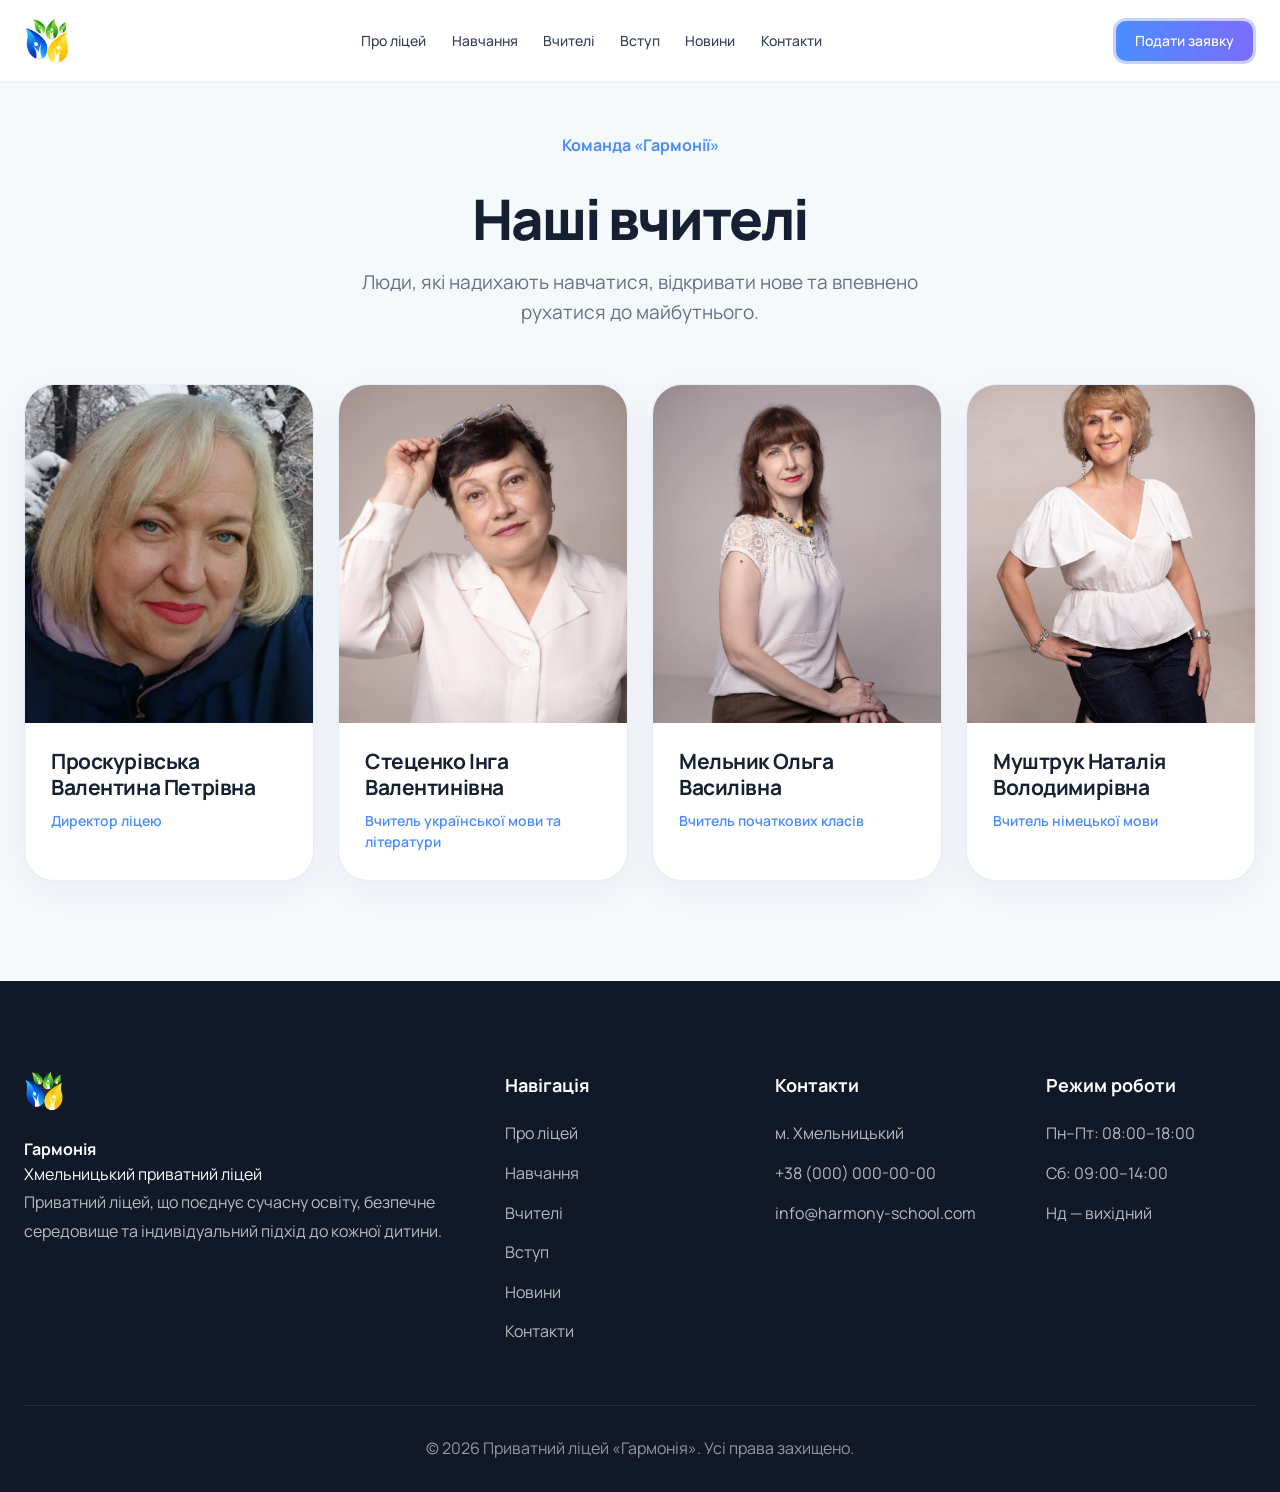
<file: teachers.html>
<!DOCTYPE html>
<html lang="uk">

<head>
    <meta charset="UTF-8">
    <meta name="viewport" content="width=device-width, initial-scale=1.0">

    <title>Наші вчителі — ліцей «Гармонія»</title>

    <meta name="description" content="Познайомтеся з командою педагогів Хмельницького приватного ліцею «Гармонія».">
    <meta name="theme-color" content="#4B8DFF">

    <link rel="preconnect" href="https://fonts.googleapis.com">
    <link rel="preconnect" href="https://fonts.gstatic.com" crossorigin>

    <link href="https://fonts.googleapis.com/css2?family=Manrope:wght@400;500;600;700;800&display=swap" rel="stylesheet">

    <link rel="stylesheet" href="styles.css">

    <style>
        .all-teachers-page {
            padding-top: 50px;
            padding-bottom: 100px;
            min-height: 65vh;
        }

        .all-teachers-heading {
            margin-bottom: 56px;
        }

        .all-teachers-heading h1 {
            font-size: clamp(36px, 5vw, 56px);
            line-height: 1.15;
            font-weight: 800;
            letter-spacing: -0.04em;
            margin: 12px 0 16px;
        }

        .all-teachers-heading p {
            max-width: 620px;
            margin-left: auto;
            margin-right: auto;
        }

        .all-teachers-page .teachers-grid {
            display: grid;
            grid-template-columns: repeat(4, minmax(0, 1fr));
            gap: 24px;
            width: 100%;
        }

        .all-teachers-back {
            display: flex;
            justify-content: center;
            margin-top: 56px;
        }

        @media (max-width: 1000px) {
            .all-teachers-page .teachers-grid {
                grid-template-columns: repeat(2, minmax(0, 1fr));
            }
        }

        @media (max-width: 560px) {
            .all-teachers-page {
                padding-top: 115px;
                padding-bottom: 65px;
            }

            .all-teachers-heading {
                margin-bottom: 36px;
            }

            .all-teachers-page .teachers-grid {
                gap: 16px;
            }

            .all-teachers-back {
                margin-top: 40px;
            }
        }
    </style>
</head>

<body>

<!-- HEADER -->
<header class="site-header">
    <div class="site-header__inner">

        <a class="site-header__logo" href="index.html" aria-label="Головна сторінка">
            <img src="logo.png" alt="Гармонія">
        </a>

        <nav class="site-header__nav" aria-label="Головна навігація">
            <a href="index.html#why-us">Про ліцей</a>
            <a href="index.html#programs">Навчання</a>
            <a href="#all-teachers">Вчителі</a>
            <a href="index.html#admission">Вступ</a>
            <a href="index.html#news">Новини</a>
            <a href="index.html#contacts">Контакти</a>
        </nav>

        <a class="site-header__apply" href="index.html#admission">
            Подати заявку
        </a>

        <button
            class="site-header__menu-toggle"
            type="button"
            aria-label="Відкрити меню"
            aria-controls="site-mobile-menu"
            aria-expanded="false">
            <span></span>
            <span></span>
            <span></span>
        </button>

    </div>
</header>

<!-- ЗАТЕМНЕННЯ МОБІЛЬНОГО МЕНЮ -->
<div class="site-header__overlay"></div>

<!-- МОБІЛЬНЕ МЕНЮ -->
<aside
    class="site-mobile-menu"
    id="site-mobile-menu"
    aria-label="Мобільна навігація"
    aria-hidden="true"
    inert>

    <div class="site-mobile-menu__top">
        <span class="site-mobile-menu__label">Меню</span>

        <button
            class="site-mobile-menu__close"
            type="button"
            aria-label="Закрити меню">

            <svg width="24" height="24" viewBox="0 0 24 24" fill="none" aria-hidden="true">
                <path d="M6 6L18 18M18 6L6 18"
                    stroke="currentColor"
                    stroke-width="1.7"
                    stroke-linecap="round"/>
            </svg>

        </button>
    </div>

    <nav class="site-mobile-menu__nav" aria-label="Мобільна навігація">
        <a href="index.html#why-us">Про ліцей</a>
        <a href="index.html#programs">Навчання</a>
        <a href="#all-teachers">Вчителі</a>
        <a href="index.html#admission">Вступ</a>
        <a href="index.html#news">Новини</a>
        <a href="index.html#contacts">Контакти</a>
    </nav>

    <a class="site-mobile-menu__apply" href="index.html#admission">
        Подати заявку
        <span aria-hidden="true">↗</span>
    </a>

</aside>

<main>

    <!-- СТОРІНКА ВЧИТЕЛІВ -->
    <section class="section all-teachers-page" id="all-teachers">

        <div class="container">

            <div class="section-heading all-teachers-heading">

                <span>Команда «Гармонії»</span>

                <h1>Наші вчителі</h1>

                <p>
                    Люди, які надихають навчатися, відкривати нове
                    та впевнено рухатися до майбутнього.
                </p>

            </div>

            <div class="teachers-grid">

                <article class="teacher-card">

                    <div class="teacher-image">
                        <img
                            src="Teachers/teacher1.jpg"
                            alt="Проскурівська Валентина Петрівна"
                            loading="lazy">
                    </div>

                    <div class="teacher-info">
                        <h3>Проскурівська Валентина Петрівна</h3>
                        <p>Директор ліцею</p>
                    </div>

                </article>

                <article class="teacher-card">

                    <div class="teacher-image">
                        <img
                            src="Teachers/teacher2.jpg"
                            alt="Стеценко Інга Валентинівна"
                            loading="lazy">
                    </div>

                    <div class="teacher-info">
                        <h3>Стеценко Інга Валентинівна</h3>
                        <p>Вчитель української мови та літератури</p>
                    </div>

                </article>

                <article class="teacher-card">

                    <div class="teacher-image">
                        <img
                            src="Teachers/teacher3.jpg"
                            alt="Мельник Ольга Василівна"
                            loading="lazy">
                    </div>

                    <div class="teacher-info">
                        <h3>Мельник Ольга Василівна</h3>
                        <p>Вчитель початкових класів</p>
                    </div>

                </article>

                <article class="teacher-card">

                    <div class="teacher-image">
                        <img
                            src="Teachers/teacher4.jpg"
                            alt="Муштрук Наталія Володимирівна"
                            loading="lazy">
                    </div>

                    <div class="teacher-info">
                        <h3>Муштрук Наталія Володимирівна</h3>
                        <p>Вчитель німецької мови</p>
                    </div>

                </article>

            </div>

            

        </div>

    </section>

</main>

<!-- FOOTER -->
<footer id="contacts">

    <div class="container footer-grid">

        <div>

            <a href="index.html" class="footer-logo">
                <img src="logo.png" alt="Гармонія">
            </a>

            <div>
                <strong>Гармонія</strong>
                <p>Хмельницький приватний ліцей</p>
            </div>

            <p class="footer-description">
                Приватний ліцей, що поєднує сучасну освіту,
                безпечне середовище та індивідуальний підхід
                до кожної дитини.
            </p>

        </div>

        <div>

            <h4>Навігація</h4>

            <ul>
                <li><a href="index.html#why-us">Про ліцей</a></li>
                <li><a href="index.html#programs">Навчання</a></li>
                <li><a href="#all-teachers">Вчителі</a></li>
                <li><a href="index.html#admission">Вступ</a></li>
                <li><a href="index.html#news">Новини</a></li>
                <li><a href="index.html#contacts">Контакти</a></li>
            </ul>

        </div>

        <div>

            <h4>Контакти</h4>

            <ul>
                <li>м. Хмельницький</li>
                <li>+38 (000) 000-00-00</li>
                <li>info@harmony-school.com</li>
            </ul>

        </div>

        <div>

            <h4>Режим роботи</h4>

            <ul>
                <li>Пн–Пт: 08:00–18:00</li>
                <li>Сб: 09:00–14:00</li>
                <li>Нд — вихідний</li>
            </ul>

        </div>

    </div>

    <div class="container footer-bottom">
        <p>
            © 2026 Приватний ліцей «Гармонія».
            Усі права захищено.
        </p>
    </div>

</footer>

<script src="app.js"></script>

</body>
</html>
</file>
<file: styles.css>
/* ===========================================================
   Harmony School
   Design System v1
=========================================================== */

:root{

--primary:#4B8DFF;
--primary-dark:#3575e6;

--text:#172033;
--text-light:#667085;

--background:#f6f9fc;

--surface:#ffffff;

--border:#e5edf8;

--radius:26px;

--shadow:
0 10px 40px rgba(18,38,63,.06);

--shadow-hover:
0 25px 60px rgba(30,64,175,.12);

--container:1240px;

--transition:.35s cubic-bezier(.2,.8,.2,1);

}

*{

margin:0;
padding:0;
box-sizing:border-box;

}

html{

scroll-behavior:smooth;

}

body{

font-family:"Manrope",sans-serif;

background:var(--background);

color:var(--text);

line-height:1.6;

-webkit-font-smoothing:antialiased;

}


}


}

img{

display:block;
width:100%;

}

a{

color:inherit;

text-decoration:none;

}

.container{

width:min(var(--container),calc(100% - 48px));

margin:auto;

}







/* ===========================================================
SECTIONS
=========================================================== */

.section{

padding:

80px

0;

}

.section.alt{

background:white;

}

.section-heading{

max-width:720px;

margin:auto;

text-align:center;

margin-bottom:70px;

}

.section-heading span{

display:inline-block;

margin-bottom:16px;

font-weight:700;

color:var(--primary);

}

.section-heading h2{

font-size:52px;

line-height:1.12;

margin-bottom:18px;

letter-spacing:-1px;

}

.section-heading p{

font-size:19px;

color:var(--text-light);

}

/* ===========================================================
FEATURES
=========================================================== */

.features-grid{

display:grid;

grid-template-columns:repeat(4,1fr);

gap:28px;

}

.feature-card{

background:var(--surface);

border:1px solid var(--border);

border-radius:28px;

padding:34px;

transition:var(--transition);

box-shadow:var(--shadow);

position:relative;

overflow:hidden;

}

.feature-card::before{

content:"";

position:absolute;

top:0;
left:0;

width:100%;

height:4px;

background:linear-gradient(90deg,#4B8DFF,#7B6DFF);

transform:scaleX(0);

transform-origin:left;

transition:.4s;

}

.feature-card:hover{

transform:translateY(-8px);

box-shadow:var(--shadow-hover);

}

.feature-card:hover::before{

transform:scaleX(1);

}

.feature-icon{

width:72px;

height:72px;

border-radius:22px;

display:grid;

place-items:center;

font-size:34px;

background:linear-gradient(135deg,#eef5ff,#dce9ff);

margin-bottom:28px;

}

.feature-card h3{

font-size:24px;

margin-bottom:14px;

}

.feature-card p{

color:var(--text-light);

}





/* ===========================================================
PROGRAMS
=========================================================== */

.program-grid{

display:grid;

grid-template-columns:repeat(3,1fr);

gap:26px;

}

.program-card{

background:white;

border-radius:30px;

border:1px solid var(--border);

padding:42px;

display:flex;

justify-content:space-between;

align-items:flex-end;

min-height:240px;

transition:var(--transition);

box-shadow:var(--shadow);

}

.program-card:hover{

transform:translateY(-8px);

box-shadow:var(--shadow-hover);

border-color:#cfe0ff;

}

.program-card small{

display:block;

margin-bottom:18px;

font-size:14px;

font-weight:700;

text-transform:uppercase;

letter-spacing:.08em;

color:var(--primary);

}

.program-card h3{

font-size:34px;

line-height:1.15;

}

.program-card span{

font-size:34px;

color:var(--primary);

}





/* ===========================================================
STATISTICS
=========================================================== */

.stats-grid{

display:grid;

grid-template-columns:repeat(4,1fr);

gap:24px;

}

.stats-grid div{

background:white;

border-radius:30px;

padding:42px;

text-align:center;

border:1px solid var(--border);

box-shadow:var(--shadow);

}

.stats-grid h3{

font-size:58px;

font-weight:800;

margin-bottom:10px;

background:linear-gradient(135deg,#4B8DFF,#7B6DFF);

-webkit-background-clip:text;

-webkit-text-fill-color:transparent;

}

.stats-grid p{

color:var(--text-light);

}





/* ===========================================================
TEACHERS
=========================================================== */

.teachers-section {
    overflow: hidden;
}

.teachers-grid {
    width: 100%;

    display: grid;
    grid-template-columns: repeat(4, minmax(0, 1fr));

    gap: 18px;
}

.teacher-card {
    min-width: 0;

    background: var(--surface);
    border: 1px solid var(--border);
    border-radius: 20px;

    overflow: hidden;

    box-shadow: 0 8px 30px rgba(18, 38, 63, .05);

    transition:
        transform .3s ease,
        box-shadow .3s ease;
}

.teacher-card:hover {
    transform: translateY(-4px);
    box-shadow: var(--shadow-hover);
}

.teacher-image {
    width: 100%;
    aspect-ratio: 1 / 1.08;

    overflow: hidden;
    background: #edf3fa;
}

.teacher-image img {
    width: 100%;
    height: 100%;

    display: block;

    object-fit: cover;

    transition: transform .45s ease;
}

.teacher-card:hover .teacher-image img {
    transform: scale(1.035);
}

.teacher-info {
    padding: 18px 18px 20px;
}

.teacher-info h3 {
    margin: 0;

    font-size: 17px;
    line-height: 1.3;
    letter-spacing: -0.02em;
}

.teacher-info p {
    margin: 7px 0 0;

    color: #74839a;

    font-size: 14px;
    line-height: 1.45;
}

.teachers-more {
    display: flex;
    justify-content: center;

    margin-top: 38px;
}


/* Кнопка "Всі вчителі" */
.teachers-more .button-outline {
    display: inline-flex;
    align-items: center;
    justify-content: center;
    gap: 12px;

    padding: 15px 28px;
    border: none;
    border-radius: 14px;

    background: linear-gradient(135deg, #4B8DFF, #6A7DFF);
    color: #fff;

    font-size: 16px;
    font-weight: 600;
    text-decoration: none;

    box-shadow: 0 6px 18px rgba(75, 141, 255, 0.2);
    transition: transform .25s ease, box-shadow .25s ease;
}

.teachers-more .button-outline:hover {
    transform: translateY(-2px);
    box-shadow: 0 9px 24px rgba(75, 141, 255, 0.3);
}

.teachers-more .button-arrow {
    color: #fff;
}

@media (max-width: 1000px) {
    .teachers-grid {
        grid-template-columns: repeat(4, minmax(0, 1fr));
        gap: 12px;
    }

    .teacher-info {
        padding: 12px;
    }

    .teacher-info h3 {
        font-size: 14px;
    }

    .teacher-info p {
        font-size: 12px;
    }
}

@media (max-width: 560px) {
    .teachers-grid {
        grid-template-columns: repeat(2, minmax(0, 1fr));
        gap: 14px;
    }

    .teacher-image {
        aspect-ratio: 1 / .95;
    }

}


/* ===========================================================
NEWS
=========================================================== */

.news-grid{

display:grid;

grid-template-columns:repeat(3,1fr);

gap:30px;

}

.news-card{

background:white;

border-radius:30px;

overflow:hidden;

border:1px solid var(--border);

transition:var(--transition);

box-shadow:var(--shadow);

}

.news-card:hover{

transform:translateY(-8px);

box-shadow:var(--shadow-hover);

}

.news-image{

aspect-ratio:16/10;

overflow:hidden;

}

.news-image img{

height:100%;

object-fit:cover;

transition:.6s;

}

.news-card:hover img{

transform:scale(1.08);

}

.news-content{

padding:28px;

}

.news-date{

display:inline-block;

margin-bottom:18px;

font-size:14px;

font-weight:700;

color:var(--primary);

}

.news-content h3{

font-size:24px;

line-height:1.3;

margin-bottom:16px;

}

.news-content p{

color:var(--text-light);

margin-bottom:22px;

}

.news-content a{

font-weight:700;

color:var(--primary);

}





/* ===========================================================
CTA
=========================================================== */

.cta{

padding:120px 0;

}

.cta-box{

background:linear-gradient(135deg,#4B8DFF,#6A7DFF);

border-radius:42px;

padding:70px;

display:flex;

justify-content:space-between;

align-items:center;

gap:50px;

color:white;

overflow:hidden;

position:relative;

}

.cta-box::after{

content:"";

position:absolute;

right:-140px;

top:-140px;

width:420px;

height:420px;

border-radius:50%;

background:rgba(255,255,255,.08);

}

.cta span{

font-weight:700;

opacity:.8;

}

.cta h2{

font-size:52px;

line-height:1.1;

margin:20px 0;

max-width:620px;

}

.cta p{

font-size:20px;

opacity:.9;

max-width:600px;

}

.cta .button{

background:white;

color:var(--primary);

}

.cta .button-outline{

border:1px solid rgba(255,255,255,.35);

background:transparent;

color:white;

}

.cta-buttons{

display:flex;

gap:18px;

flex-wrap:wrap;

}





/* ===========================================================
FOOTER
=========================================================== */

footer{

background:#111827;

color:white;

padding:90px 0 30px;

}

.footer-grid{

display:grid;

grid-template-columns:2fr 1fr 1fr 1fr;

gap:60px;

}

.footer-logo{

display:flex;

gap:18px;

align-items:center;

margin-bottom:26px;

}

.footer-description{

color:rgba(255,255,255,.7);

max-width:420px;

line-height:1.8;

}

footer h4{

margin-bottom:22px;

font-size:18px;

}

footer ul{

list-style:none;

display:flex;

flex-direction:column;

gap:14px;

}

footer li{

color:rgba(255,255,255,.7);

}

footer a:hover{

color:#8eb8ff;

}

.footer-bottom{

margin-top:60px;

padding-top:30px;

border-top:1px solid rgba(255,255,255,.08);

text-align:center;

color:rgba(255,255,255,.55);

}





/* ===========================================================
RESPONSIVE
=========================================================== */

@media (max-width:1100px){

.hero-grid,
.program-grid,
.features-grid,
.teachers-grid,
.news-grid,
.stats-grid{

grid-template-columns:1fr 1fr;

}

.footer-grid{

grid-template-columns:1fr 1fr;

}

.cta-box{

flex-direction:column;

align-items:flex-start;

}

}

@media (max-width:780px){

.container{

width:min(100% - 32px,1240px);

}

nav{

display:none;

}

.hero{

padding-top:30px;

}

.hero-grid{

grid-template-columns:1fr;

}

.hero-right{

grid-template-columns:1fr;

}

.hero-image{

grid-row:auto;

height:340px;

}

.quote{

grid-column:auto;

}

.hero h1{

font-size:46px;

}

.section{

padding:80px 0;

}

.section-heading h2{

font-size:38px;

}

.features-grid,
.program-grid,
.teachers-grid,
.news-grid,
.stats-grid,
.footer-grid{

grid-template-columns:1fr;

}

.cta{

padding:80px 0;

}

.cta-box{

padding:42px;

}

.cta h2{

font-size:38px;

}

}
/* ===========================================================
   HERO 2.0
=========================================================== */

.hero-v2 {
    position: relative;
    padding: 42px 0 90px;
    overflow: hidden;
}

.hero-v2 .container {
    position: relative;
    z-index: 2;
}

.hero-glow {
    position: absolute;
    border-radius: 50%;
    filter: blur(80px);
    pointer-events: none;
    opacity: .45;
}

.hero-glow-1 {
    width: 420px;
    height: 420px;
    background: #dceaff;
    top: 20px;
    right: -120px;
}

.hero-glow-2 {
    width: 300px;
    height: 300px;
    background: #e8e1ff;
    bottom: 0;
    left: -100px;
}


/* Main Bento */

.hero-bento {
    display: grid;
    grid-template-columns: 1.15fr .85fr .42fr;
    grid-template-rows: 340px 190px;
    gap: 18px;
}


/* Main text */

.hero-main {
    grid-row: span 2;
    background: #fff;
    border: 1px solid var(--border);
    border-radius: 34px;
    padding: 58px 54px;
    display: flex;
    flex-direction: column;
    justify-content: center;
    position: relative;
    overflow: hidden;
    box-shadow: var(--shadow);
}

.hero-main::after {
    content: "";
    position: absolute;
    width: 250px;
    height: 250px;
    right: -100px;
    bottom: -120px;
    border-radius: 50%;
    background: linear-gradient(
        135deg,
        rgba(75,141,255,.12),
        rgba(123,109,255,.08)
    );
}

.hero-eyebrow {
    display: inline-flex;
    align-items: center;
    gap: 9px;
    width: fit-content;
    color: var(--primary);
    font-size: 14px;
    font-weight: 700;
    margin-bottom: 28px;
}

.eyebrow-dot {
    width: 8px;
    height: 8px;
    border-radius: 50%;
    background: var(--primary);
    box-shadow: 0 0 0 5px rgba(75,141,255,.10);
}

.hero-main h1 {
    font-size: clamp(48px, 5vw, 72px);
    line-height: .98;
    letter-spacing: -3px;
    font-weight: 800;
    margin-bottom: 28px;
}

.hero-main h1 span {
    background: linear-gradient(
        135deg,
        #4b8dff,
        #7c6cff
    );
    -webkit-background-clip: text;
    -webkit-text-fill-color: transparent;
}

.hero-description {
    max-width: 590px;
    font-size: 18px;
    line-height: 1.65;
    color: var(--text-light);
    margin-bottom: 34px;
}

.hero-actions {
    display: flex;
    align-items: center;
    gap: 12px;
    flex-wrap: wrap;
}

.button-arrow {
    margin-left: 12px;
    font-size: 18px;
}

.instagram-button {
    height: 54px;
    padding: 0 22px;
    border: 1px solid var(--border);
    border-radius: 999px;
    background: #fff;
    display: inline-flex;
    align-items: center;
    gap: 10px;
    font-weight: 700;
    color: var(--text);
    transition: var(--transition);
}

.instagram-button:hover {
    transform: translateY(-3px);
    border-color: #c9d8ef;
    box-shadow: var(--shadow);
}


/* Hero media */

.hero-media {
    grid-column: 2 / 4;
    grid-row: 1;
    position: relative;
    border-radius: 34px;
    overflow: hidden;
    background: #dfe9f7;
    min-height: 340px;
    box-shadow: var(--shadow);
}

.hero-video {
    position: absolute;
    inset: 0;
    width: 100%;
    height: 100%;
    object-fit: cover;
}

.hero-media-overlay {
    position: absolute;
    inset: 0;
    background:
        linear-gradient(
            180deg,
            rgba(10,20,40,.02) 30%,
            rgba(10,20,40,.55) 100%
        );
    pointer-events: none;
}

.hero-media-label {
    position: absolute;
    top: 22px;
    left: 22px;
    padding: 10px 15px;
    border-radius: 999px;
    background: rgba(255,255,255,.88);
    backdrop-filter: blur(12px);
    display: flex;
    align-items: center;
    gap: 8px;
    font-size: 13px;
    font-weight: 700;
}

.live-dot {
    width: 7px;
    height: 7px;
    border-radius: 50%;
    background: #48c774;
    box-shadow: 0 0 0 4px rgba(72,199,116,.12);
}

.hero-media-caption {
    position: absolute;
    left: 28px;
    bottom: 25px;
    color: white;
    font-size: 26px;
    line-height: 1.1;
    font-weight: 800;
    letter-spacing: -.8px;
}


/* Mini cards */

.hero-mini-card {
    background: #fff;
    border: 1px solid var(--border);
    border-radius: 28px;
    padding: 28px;
    display: flex;
    flex-direction: column;
    justify-content: space-between;
    box-shadow: var(--shadow);
    transition: var(--transition);
}

.hero-mini-card:hover {
    transform: translateY(-5px);
    box-shadow: var(--shadow-hover);
}

.mini-label {
    color: #7a8799;
    font-size: 12px;
    font-weight: 700;
    text-transform: uppercase;
    letter-spacing: .08em;
}

.hero-mini-card strong {
    display: block;
    font-size: 42px;
    line-height: 1;
    letter-spacing: -2px;
    background: linear-gradient(
        135deg,
        #4b8dff,
        #776dff
    );
    -webkit-background-clip: text;
    -webkit-text-fill-color: transparent;
}

.hero-mini-card p {
    color: var(--text-light);
    font-size: 14px;
    margin: 0;
}


/* Philosophy */

.hero-philosophy {
    grid-column: 2 / 4;
    grid-row: 2;
    border-radius: 28px;
    padding: 26px 30px;
    background:
        linear-gradient(
            135deg,
            #eef5ff,
            #f7f4ff
        );
    border: 1px solid #e1eaff;
    display: flex;
    align-items: center;
    gap: 22px;
}

.philosophy-icon {
    width: 58px;
    height: 58px;
    flex: 0 0 58px;
    border-radius: 18px;
    background: linear-gradient(
        135deg,
        #4b8dff,
        #7b6dff
    );
    position: relative;
    overflow: hidden;
}

.philosophy-icon span:first-child {
    position: absolute;
    width: 40px;
    height: 40px;
    background: rgba(255,255,255,.75);
    border-radius: 50%;
    top: 9px;
    left: 9px;
}

.philosophy-icon span:last-child {
    position: absolute;
    width: 14px;
    height: 14px;
    background: #6d79ff;
    border-radius: 50%;
    top: 22px;
    left: 22px;
}

.hero-philosophy strong {
    display: block;
    font-size: 20px;
    line-height: 1.2;
    margin-top: 5px;
}


/* Hero responsive */

@media (max-width: 1050px) {

    .hero-bento {
        grid-template-columns: 1fr 1fr;
        grid-template-rows: auto 330px 180px;
    }

    .hero-main {
        grid-column: span 2;
        grid-row: 1;
        min-height: 460px;
    }

    .hero-media {
        grid-column: 1 / 3;
        grid-row: 2;
    }

    .hero-mini-card {
        grid-row: 3;
    }

    .hero-philosophy {
        grid-column: 2;
        grid-row: 3;
    }

}


@media (max-width: 700px) {

    .hero-v2 {
        padding: 20px 0 65px;
    }

    .hero-bento {
        display: flex;
        flex-direction: column;
    }

    .hero-main {
        min-height: auto;
        padding: 38px 28px;
        border-radius: 28px;
    }

    .hero-main h1 {
        font-size: 48px;
        letter-spacing: -2px;
    }

    .hero-description {
        font-size: 16px;
    }

    .hero-media {
        min-height: 400px;
        border-radius: 28px;
    }

    .hero-mini-card {
        min-height: 170px;
    }

    .hero-philosophy {
        min-height: 170px;
        border-radius: 28px;
    }

}
/* ===========================================================
   STATISTICS 2.0
=========================================================== */

.stats-section {
    background: #f6f9fc;
}

.stats-heading {
    margin-bottom: 42px;
}

.stats-grid {
    display: grid;
    grid-template-columns: repeat(3, 1fr);
    gap: 18px;
}

.stat-large {
    min-height: 260px;
    background: #fff;
    border: 1px solid var(--border);
    border-radius: 30px;
    padding: 34px;
    display: flex;
    flex-direction: column;
    justify-content: space-between;
    box-shadow: var(--shadow);
    transition: var(--transition);
}

.stat-large:hover {
    transform: translateY(-6px);
    box-shadow: var(--shadow-hover);
}

.stat-large > span {
    color: #9aa6b7;
    font-size: 13px;
    font-weight: 700;
}

.stat-large strong {
    font-size: clamp(50px, 6vw, 76px);
    line-height: 1;
    letter-spacing: -4px;
    background: linear-gradient(
        135deg,
        #4b8dff,
        #766cff
    );
    -webkit-background-clip: text;
    -webkit-text-fill-color: transparent;
}

.stat-large p {
    color: var(--text-light);
    font-size: 16px;
    max-width: 220px;
}

@media (max-width: 700px) {

    .stats-grid {
        grid-template-columns: 1fr;
    }

}
/* ===========================================================
   TEACHERS 2.0
=========================================================== */

.teachers-grid {
    display: grid;
    grid-template-columns: repeat(3, 1fr);
    gap: 20px;
}

.teacher-card {
    background: #fff;
    border: 1px solid var(--border);
    border-radius: 30px;
    overflow: hidden;
    box-shadow: var(--shadow);
    transition: var(--transition);
}

.teacher-card:hover {
    transform: translateY(-7px);
    box-shadow: var(--shadow-hover);
}

.teacher-image {
    aspect-ratio: 4 / 4.7;
    background: #edf3fb;
    overflow: hidden;
}

.teacher-image img {
    width: 100%;
    height: 100%;
    object-fit: cover;
    transition: .6s ease;
}

.teacher-card:hover .teacher-image img {
    transform: scale(1.035);
}

.teacher-info {
    padding: 25px 26px 28px;
}

.teacher-info h3 {
    font-size: 21px;
    line-height: 1.25;
    margin-bottom: 9px;
}

.teacher-info p {
    color: var(--primary);
    font-size: 14px;
    font-weight: 600;
    line-height: 1.5;
}

.teachers-more {
    display: flex;
    justify-content: center;
    margin-top: 42px;
}

@media (max-width: 800px) {

    .teachers-grid {
        grid-template-columns: 1fr;
    }

}

/* =========================================
   HOME HERO — перший екран
   ========================================= */

.home-hero {
    position: relative;
    isolation: isolate;
    width: 100%;
    padding: 38px 0 54px;
    overflow: hidden;
    background: #f6f9fc;
    color: #172033;
}

.home-hero,
.home-hero * {
    box-sizing: border-box;
}

.home-hero__container {
    width: min(1240px, calc(100% - 48px));
    margin-inline: auto;

    display: grid;
    grid-template-columns: minmax(0, 0.92fr) minmax(0, 1.08fr);
    align-items: stretch;
    gap: 28px;
}

/* Текстова частина */

.home-hero__content {
    min-width: 0;
    display: flex;
    flex-direction: column;
    align-items: flex-start;
    justify-content: center;

    padding: 34px 0 20px;
}

.home-hero__eyebrow {
    margin: 0 0 24px;
    padding: 0;

    color: #526782;
    font-size: 15px;
    font-weight: 500;
    line-height: 1.5;
    letter-spacing: 0;
}

.home-hero__title {
    max-width: 620px;
    margin: 0;
    padding: 0;

    color: #172033;
    font-size: clamp(42px, 4.5vw, 66px);
    font-weight: 650;
    line-height: 1.06;
    letter-spacing: -0.055em;
    overflow-wrap: normal;
}

.home-hero__title span {
    color: #4b8dff;
}

.home-hero__description {
    max-width: 430px;
    margin: 24px 0 0;
    padding: 0;

    color: #667085;
    font-size: 17px;
    font-weight: 400;
    line-height: 1.7;
}

/* Кнопки */

.home-hero__actions {
    display: flex;
    flex-wrap: wrap;
    align-items: center;
    gap: 12px;

    margin-top: 30px;
}

.home-hero__button,
.home-hero__instagram {
    min-height: 50px;
    padding: 0 21px;

    display: inline-flex;
    align-items: center;
    justify-content: center;
    gap: 9px;

    border-radius: 14px;
    font-family: inherit;
    font-size: 15px;
    font-weight: 550;
    line-height: 1.3;
    text-decoration: none;

    transition:
        background-color .2s ease,
        color .2s ease,
        border-color .2s ease,
        transform .2s ease;
}

.home-hero__button {
    border: 1px solid #4b8dff;
    background: #4b8dff;
    color: #ffffff;
}

.home-hero__button:hover {
    background: #3575e6;
    border-color: #3575e6;
    transform: translateY(-2px);
}


.home-hero__instagram {
    display: inline-flex;
    align-items: center;
    justify-content: center;
    gap: 10px;
    padding: 14px 20px;
    border: none;
    border-radius: 14px;
    background: linear-gradient(
        135deg,
        #833ab4 0%,
        #c13584 50%,
        #fd1d1d 100%
    );
    color: #ffffff;
    text-decoration: none;
    font-weight: 600;
    transition: transform 0.2s ease, box-shadow 0.2s ease;
}

.home-hero__instagram svg {
    width: 20px;
    height: 20px;
    color: #ffffff;
    stroke: #ffffff;
}

.home-hero__instagram:hover {
    transform: translateY(-2px);
    box-shadow: 0 6px 18px rgba(193, 53, 132, 0.28);
}

/* Дві плашки під кнопками */

.home-hero__facts {
    width: 100%;
    max-width: 460px;

    display: grid;
    grid-template-columns: repeat(2, minmax(0, 1fr));
    gap: 12px;

    margin-top: 34px;
}

.home-hero__fact {
    min-width: 0;
    min-height: 112px;
    padding: 19px 20px;

    display: flex;
    flex-direction: column;
    align-items: flex-start;
    justify-content: center;

    border: 1px solid #e3ebf5;
    border-radius: 18px;
    background: rgba(255, 255, 255, 0.88);
    box-shadow: 0 6px 24px rgba(28, 55, 90, 0.035);
}

.home-hero__fact-value {
    display: block;
    margin: 0;

    color: #172033;
    font-size: 34px;
    font-weight: 650;
    line-height: 1.1;
    letter-spacing: -0.045em;
}

.home-hero__fact-label {
    display: block;
    margin-top: 8px;

    color: #718096;
    font-size: 13px;
    font-weight: 400;
    line-height: 1.45;
}

/* Фото або відео */

.home-hero__media {
    position: relative;
    min-width: 0;
    min-height: 490px;
    align-self: stretch;

    overflow: hidden;
    isolation: isolate;

    border: 1px solid rgba(226, 234, 245, 0.8);
    border-radius: 28px;
    background: #e6edf6;
    box-shadow: 0 18px 55px rgba(26, 49, 83, 0.09);
}

.home-hero__video {
    position: absolute;
    inset: 0;

    display: block;
    width: 100%;
    height: 100%;

    object-fit: cover;
    object-position: center;

    background: #e6edf6;
}

.home-hero__media-caption {
    position: absolute;
    right: 18px;
    bottom: 18px;
    left: 18px;
    z-index: 1;

    padding: 15px 18px;

    border: 1px solid rgba(255, 255, 255, 0.3);
    border-radius: 15px;
    background: rgba(20, 32, 50, 0.34);
    color: #ffffff;

    font-size: 14px;
    font-weight: 500;
    line-height: 1.4;

    backdrop-filter: blur(12px);
    -webkit-backdrop-filter: blur(12px);
}

/* Планшети */

@media (max-width: 1000px) {
    .home-hero {
        padding-top: 28px;
        padding-bottom: 40px;
    }

    .home-hero__container {
        grid-template-columns: minmax(0, 1fr) minmax(0, 0.95fr);
        gap: 22px;
    }

    .home-hero__content {
        padding-top: 20px;
        padding-bottom: 10px;
    }

    .home-hero__title {
        font-size: clamp(40px, 5vw, 54px);
    }

    .home-hero__media {
        min-height: 440px;
    }

    .home-hero__fact {
        padding: 16px;
    }
}

/* Мобільні телефони */

@media (max-width: 700px) {
    .home-hero {
        padding: 18px 0 32px;
    }

    .home-hero__container {
        width: calc(100% - 32px);
        grid-template-columns: minmax(0, 1fr);
        gap: 22px;
    }

    .home-hero__content {
        padding: 18px 0 0;
    }

    .home-hero__eyebrow {
        margin-bottom: 18px;
        font-size: 14px;
    }

    .home-hero__title {
        max-width: 100%;
        font-size: clamp(39px, 10vw, 54px);
        line-height: 1.07;
        letter-spacing: -0.05em;
    }

    .home-hero__description {
        margin-top: 18px;
        font-size: 16px;
        line-height: 1.6;
    }

    .home-hero__actions {
        width: 100%;
        gap: 10px;
        margin-top: 24px;
    }

    .home-hero__button,
    .home-hero__instagram {
        min-height: 48px;
        padding: 0 15px;
        border-radius: 13px;
        font-size: 14px;
    }

    .home-hero__facts {
        max-width: none;
        gap: 10px;
        margin-top: 24px;
    }

    .home-hero__fact {
        min-height: 100px;
        padding: 15px;
        border-radius: 15px;
    }

    .home-hero__fact-value {
        font-size: 30px;
    }

    .home-hero__fact-label {
        font-size: 12px;
    }

    .home-hero__media {
        width: 100%;
        min-height: 0;
        aspect-ratio: 4 / 3;
        border-radius: 22px;
    }

    .home-hero__media-caption {
        right: 12px;
        bottom: 12px;
        left: 12px;
        padding: 12px 14px;
        border-radius: 12px;
    }
}

/* Дуже вузькі екрани */

@media (max-width: 380px) {
    .home-hero__container {
        width: calc(100% - 24px);
    }

    .home-hero__title {
        font-size: 36px;
    }

    .home-hero__actions {
        align-items: stretch;
        flex-direction: column;
    }

    .home-hero__button,
    .home-hero__instagram {
        width: 100%;
    }

    .home-hero__fact {
        padding: 12px;
    }

    .home-hero__fact-value {
        font-size: 27px;
    }
}
/* =========================================
   SITE HEADER — десктоп і мобільні пристрої
   ========================================= */

.site-header {
    position: sticky;
    top: 0;
    z-index: 1000;

    width: 100%;
    background: rgba(255, 255, 255, 0.92);
    border-bottom: 1px solid rgba(226, 234, 245, 0.8);

    backdrop-filter: blur(18px);
    -webkit-backdrop-filter: blur(18px);
}

.site-header,
.site-header *,
.site-mobile-menu,
.site-mobile-menu * {
    box-sizing: border-box;
}

.site-header__inner {
    width: min(1240px, calc(100% - 48px));
    min-height: 82px;
    margin-inline: auto;

    display: flex;
    align-items: center;
    justify-content: space-between;
    gap: 28px;
}

/* Логотип */

.site-header__logo {
    display: inline-flex;
    flex: 0 0 auto;
    align-items: center;

    padding: 8px 0;

    text-decoration: none;
}

.site-header__logo img {
    display: block;
    width: auto;
    height: 46px;
    max-width: 180px;
    object-fit: contain;
}

/* Десктопна навігація */

.site-header__nav {
    display: flex;
    align-items: center;
    justify-content: center;
    gap: clamp(14px, 2vw, 28px);

    min-width: 0;
}

.site-header__nav a {
    display: inline-flex;
    align-items: center;

    padding: 10px 0;

    color: #344054;
    font-size: 14px;
    font-weight: 500;
    line-height: 1.4;
    white-space: nowrap;
    text-decoration: none;

    transition: color .2s ease;
}

.site-header__nav a:hover {
    color: #3575e6;
}

/* Кнопка заявки на десктопі */

.site-header__apply,
.site-mobile-menu__apply {
    display: inline-flex;
    align-items: center;
    justify-content: center;
    gap: 12px;

    min-height: 46px;
    padding: 0 19px;

    border: 1px solid #4b8dff;
    border-radius: 13px;

    background: #4b8dff;
    color: #ffffff;

    font-size: 14px;
    font-weight: 550;
    line-height: 1.3;
    white-space: nowrap;
    text-decoration: none;

    transition:
        background-color .2s ease,
        transform .2s ease;
}

.site-header__apply:hover,
.site-mobile-menu__apply:hover {
    background: #3575e6;
    transform: translateY(-1px);
}

/* Гамбургер: прихований на десктопі */

.site-header__menu-toggle {
    display: none;
    flex: 0 0 44px;

    width: 44px;
    height: 44px;
    padding: 0;

    align-items: center;
    justify-content: center;
    flex-direction: column;
    gap: 5px;

    border: 1px solid #e3eaf4;
    border-radius: 13px;
    background: #ffffff;
    color: #172033;

    cursor: pointer;
}

.site-header__menu-toggle span {
    display: block;
    width: 19px;
    height: 2px;

    border-radius: 2px;
    background: currentColor;
}

/* Затемнення та blur позаду панелі */

.site-header__overlay {
    position: fixed;
    inset: 0;
    z-index: 1001;

    background: rgba(43, 94, 169, 0.22);

    backdrop-filter: blur(5px);
    -webkit-backdrop-filter: blur(5px);

    opacity: 0;
    visibility: hidden;
    pointer-events: none;

    transition:
        opacity .3s ease,
        visibility .3s ease;
}

/* Бічна панель мобільного меню */

.site-mobile-menu {
    position: fixed;
    top: 0;
    right: 0;
    bottom: 0;
    z-index: 1002;

    width: min(380px, 88vw);
    height: 100vh;
    height: 100dvh;

    padding: 26px 26px max(26px, env(safe-area-inset-bottom));

    display: flex;
    flex-direction: column;

    overflow-y: auto;
    overscroll-behavior: contain;

    background: #ffffff;
    box-shadow: -18px 0 55px rgba(22, 42, 73, 0.14);

    transform: translateX(105%);
    visibility: hidden;
    pointer-events: none;

    transition:
        transform .32s cubic-bezier(.2, .8, .2, 1),
        visibility .32s ease;
}

/* Верхня панель меню */

.site-mobile-menu__top {
    display: flex;
    align-items: center;
    justify-content: space-between;
    gap: 20px;
}

.site-mobile-menu__label {
    color: #172033;
    font-size: 19px;
    font-weight: 600;
}

.site-mobile-menu__close {
    flex: 0 0 44px;

    width: 44px;
    height: 44px;
    padding: 0;

    display: inline-flex;
    align-items: center;
    justify-content: center;

    border: 1px solid #e3eaf4;
    border-radius: 13px;
    background: #ffffff;
    color: #172033;

    cursor: pointer;
}

/* Пункти меню */

.site-mobile-menu__nav {
    display: flex;
    flex-direction: column;

    margin-top: 32px;
}

.site-mobile-menu__nav a {
    display: block;
    padding: 17px 0;

    border-bottom: 1px solid #e8eef6;

    color: #26364d;
    font-size: 18px;
    font-weight: 500;
    line-height: 1.4;
    text-decoration: none;

    transition: color .2s ease;
}

.site-mobile-menu__nav a:hover {
    color: #3575e6;
}

/* Кнопка внизу панелі */

.site-mobile-menu__apply {
    width: 100%;
    min-height: 52px;
    margin-top: auto;
    flex-shrink: 0;
}

/* Стан відкритого меню */

body.site-menu-open {
    overflow: hidden;
}

body.site-menu-open .site-header__overlay {
    opacity: 1;
    visibility: visible;
    pointer-events: auto;
}

body.site-menu-open .site-mobile-menu {
    transform: translateX(0);
    visibility: visible;
    pointer-events: auto;
}

/* Планшети й телефони */

@media (max-width: 1000px) {
    .site-header__inner {
        gap: 16px;
    }

    .site-header__nav {
        gap: 14px;
    }

    .site-header__nav a {
        font-size: 13px;
    }

    .site-header__apply {
        padding-inline: 14px;
    }
}

@media (max-width: 820px) {
    .site-header__inner {
        width: calc(100% - 32px);
        min-height: 70px;
    }

    .site-header__logo img {
        height: 42px;
        max-width: 165px;
    }

    .site-header__nav,
    .site-header__apply {
        display: none;
    }

    .site-header__menu-toggle {
        display: inline-flex;
    }
}

/* Анімацію прибираємо для тих, хто її вимкнув у системі */

@media (prefers-reduced-motion: reduce) {
    .site-header *,
    .site-header__overlay,
    .site-mobile-menu {
        transition: none !important;
    }
}
.stats-section {
    padding-top: 110px;
    padding-bottom: 110px;
}

.stats-heading {
    text-align: center;
    max-width: 700px;
    margin: 0 auto 48px;
}

.stats-grid {
    width: 100%;

    display: grid;
    grid-template-columns: repeat(3, 1fr);
    gap: 20px;
}

.stat-large {
    min-height: 230px;

    padding: 42px 28px;

    display: flex;
    flex-direction: column;
    align-items: center;
    justify-content: center;

    text-align: center;

    background: var(--surface);
    border: 1px solid var(--border);
    border-radius: var(--radius);

    box-shadow: var(--shadow);
}

.stat-large strong {
    display: block;

    font-size: clamp(48px, 5vw, 72px);
    line-height: 1;
    letter-spacing: -0.05em;

    color: var(--text);
}

.stat-large p {
    max-width: 220px;
    margin: 18px auto 0;

    color: var(--text-light);
    font-size: 16px;
    line-height: 1.5;
}
@media (max-width: 768px) {

    .stats-grid {
        grid-template-columns: 1fr;
    }

    .stat-large {
        min-height: 190px;
    }
}

/* FIX: 4 вчителі в одному рядку */
.teachers-section .teachers-grid {
    display: grid !important;
    grid-template-columns: repeat(4, minmax(0, 1fr)) !important;
    gap: 24px;
    width: 100%;
}

@media (max-width: 560px) {
    .teachers-section .teachers-grid {
        grid-template-columns: repeat(2, minmax(0, 1fr)) !important;
    }
}


/* ===========================================================
   ЄДИНИЙ СТИЛЬ КНОПОК
=========================================================== */

.button,
.button-outline,
.site-header__apply,
.home-hero__button,
.teachers-more .button-outline {
    background: linear-gradient(90deg, #4B8DFF, #7B6DFF);
    color: #fff;
    border: 3px solid rgba(255, 255, 255, 0.65);
    text-decoration: none;
    transition: transform .25s ease, box-shadow .25s ease;
}

.button:hover,
.button-outline:hover,
.site-header__apply:hover,
.home-hero__button:hover,
.teachers-more .button-outline:hover {
    transform: translateY(-2px);
    box-shadow: 0 7px 20px rgba(75, 110, 255, .25);
}

/* Instagram — фірмовий градієнт */
.home-hero__instagram {
    background: linear-gradient(135deg, #833ab4 0%, #c13584 50%, #fd1d1d 100%);
    color: #fff;
    border: 3px solid rgba(255, 255, 255, 0.693);
}

.home-hero__instagram svg {
    color: #fff;
    stroke: #fff;
}

/* ===========================================================
   CTA — ОСОБЛИВІ КНОПКИ
=========================================================== */

.cta .cta-buttons .button {
    background: #fff;
    color: #4B8DFF;
    border: 3px solid rgba(255, 255, 255, 0.1);
    box-shadow: none;
}

.cta .cta-buttons .button-outline {
    background: transparent;
    color: #fff;
    border: 3px solid #fff;
    box-shadow: none;
}

.cta .cta-buttons .button:hover {
    background: #f3f6ff;
    color: #4B8DFF;
}

.cta .cta-buttons .button-outline:hover {
    background: rgba(255, 255, 255, .12);
    color: #fff;
}


/* Логотип у футері */
.footer-logo {
    display: inline-flex;
    align-items: center;
    width: fit-content;
    max-width: 180px;
}

.footer-logo img {
    display: block;
    width: 40px;
    max-width: 100%;
    height: auto;
    object-fit: contain;
}


/* CTA BUTTONS — фінальне оформлення */

.cta .cta-buttons {
    display: flex;
    align-items: center;
    justify-content: center;
    gap: 16px;
    flex-wrap: wrap;
}

.cta .cta-buttons a.button,
.cta .cta-buttons a.button-outline {
    display: inline-flex !important;
    align-items: center;
    justify-content: center;

    min-height: 52px;
    padding: 13px 22px !important;

    border-radius: 14px !important;
    box-sizing: border-box;

    font-family: inherit;
    font-size: 16px !important;
    font-weight: 600;
    line-height: 1.2;

    text-decoration: none;
    white-space: nowrap;

    transition: all .25s ease;
}

/* Подати заявку — біла кнопка */
.cta .cta-buttons a.button {
    background: #fff !important;
    color: #4B8DFF !important;
    border: 3px solid rgba(255, 255, 255, .1) !important;
}

/* Зв'язатися — прозора кнопка */
.cta .cta-buttons a.button-outline {
    background: transparent !important;
    color: #fff !important;
    border: 3px solid #fff !important;
}

.cta .cta-buttons a.button:hover {
    background: #f3f6ff !important;
    transform: translateY(-2px);
}

.cta .cta-buttons a.button-outline:hover {
    background: rgba(255, 255, 255, .12) !important;
    transform: translateY(-2px);
}

@media (max-width: 600px) {
    .cta .cta-buttons {
        justify-content: flex-start;
    }

    .cta .cta-buttons a.button,
    .cta .cta-buttons a.button-outline {
        width: 100%;
    }
}


/* ===========================================================
   CONTACT MODAL
=========================================================== */

.contact-modal {
    position: fixed;
    inset: 0;
    z-index: 10000;
    display: flex;
    align-items: center;
    justify-content: center;
    padding: 20px;
    visibility: hidden;
    pointer-events: none;
    transition: visibility 0s linear .3s;
}

.contact-modal.is-open {
    visibility: visible;
    pointer-events: auto;
    transition-delay: 0s;
}

.contact-modal__backdrop {
    position: absolute;
    inset: 0;
}

.contact-modal__backdrop::before,
.contact-modal__backdrop::after {
    position: absolute;
    inset: 0;
    content: "";
    opacity: 0;
    pointer-events: none;
    transition: opacity .3s ease;
}

.contact-modal__backdrop::before {
    -webkit-backdrop-filter: blur(10px);
    backdrop-filter: blur(10px);
}

.contact-modal__backdrop::after {
    background: rgba(8, 24, 62, 0.72);
}

.contact-modal.is-open .contact-modal__backdrop::before,
.contact-modal.is-open .contact-modal__backdrop::after {
    opacity: 1;
}

.contact-modal__dialog {
    position: relative;
    z-index: 1;
    width: 100%;
    max-width: 480px;
    max-height: calc(100vh - 40px);
    overflow-y: auto;
    padding: 42px;
    background: #fff;
    border: 1px solid rgba(255,255,255,.7);
    border-radius: 26px;
    box-shadow: 0 24px 80px rgba(5, 20, 55, .25);
    opacity: 0;
    transform: translateY(18px) scale(.98);
    transition: opacity .3s ease, transform .3s ease;
}

.contact-modal.is-open .contact-modal__dialog {
    opacity: 1;
    transform: translateY(0) scale(1);
}

.contact-modal__close {
    position: absolute;
    top: 17px;
    right: 19px;
    width: 38px;
    height: 38px;
    border: 0;
    border-radius: 50%;
    background: #f1f4fa;
    color: #52617a;
    font-size: 27px;
    line-height: 1;
    cursor: pointer;
    transition: background .2s ease, color .2s ease;
}

.contact-modal__close:hover {
    background: #e7edfa;
    color: #315fd0;
}

.contact-modal__eyebrow {
    margin-bottom: 12px;
    color: #6485e9;
    font-size: 13px;
    font-weight: 700;
    letter-spacing: .04em;
}

.contact-modal__dialog h2 {
    margin: 0 35px 12px 0;
    color: #17233b;
    font-size: 30px;
    line-height: 1.2;
    letter-spacing: -.03em;
}

.contact-modal__description {
    margin: 0 0 28px;
    color: #74839a;
    font-size: 15px;
    line-height: 1.6;
}

.contact-modal__dialog form {
    display: flex;
    flex-direction: column;
    gap: 10px;
}

.contact-modal__dialog form label {
    margin-top: 8px;
    color: #34425a;
    font-size: 14px;
    font-weight: 600;
}

.contact-modal__dialog form input {
    width: 100%;
    min-height: 52px;
    padding: 0 16px;
    border: 1px solid #dce3ef;
    border-radius: 12px;
    outline: none;
    background: #f9faff;
    color: #17233b;
    font: inherit;
    font-size: 15px;
    box-sizing: border-box;
    transition: border-color .2s ease, box-shadow .2s ease;
}

.contact-modal__dialog form input:focus {
    border-color: #6485e9;
    box-shadow: 0 0 0 3px rgba(100, 133, 233, .12);
}

.contact-modal__submit {
    display: flex;
    align-items: center;
    justify-content: center;
    min-height: 54px;
    margin-top: 16px;
    padding: 12px 22px;
    border: 3px solid rgba(255,255,255,.1);
    border-radius: 14px;
    background: linear-gradient(90deg, #4B8DFF, #7B6DFF);
    color: #fff;
    font: inherit;
    font-size: 16px;
    font-weight: 600;
    cursor: pointer;
    transition: transform .2s ease, box-shadow .2s ease;
}

.contact-modal__submit:hover {
    transform: translateY(-2px);
    box-shadow: 0 7px 20px rgba(75, 110, 255, .25);
}

.contact-modal__submit:disabled {
    opacity: .65;
    cursor: wait;
    transform: none;
}

.contact-modal__error {
    min-height: 18px;
    margin: 2px 0 0;
    color: #d63e50;
    font-size: 13px;
    line-height: 1.4;
}

.contact-modal__success {
    padding: 24px 0 12px;
    text-align: center;
    animation: contactSuccessIn .45s ease both;
}

.contact-modal__success[hidden] {
    display: none;
}

.contact-modal__check {
    display: flex;
    align-items: center;
    justify-content: center;
    width: 76px;
    height: 76px;
    margin: 0 auto 24px;
    border-radius: 50%;
    background: #e9f8ef;
}

.contact-modal__check svg {
    width: 48px;
    height: 48px;
    fill: none;
    stroke: #26ae65;
    stroke-width: 4;
    stroke-linecap: round;
    stroke-linejoin: round;
    stroke-dasharray: 60;
    stroke-dashoffset: 60;
    animation: contactCheckDraw .65s .15s ease forwards;
}

.contact-modal__success h2 {
    margin: 0 0 12px;
}

.contact-modal__success p {
    margin: 0;
    color: #74839a;
    font-size: 15px;
    line-height: 1.6;
}

@keyframes contactCheckDraw {
    to { stroke-dashoffset: 0; }
}

@keyframes contactSuccessIn {
    from { opacity: 0; transform: translateY(10px); }
    to { opacity: 1; transform: translateY(0); }
}

body.contact-modal-open {
    overflow: hidden;
}

@media (max-width: 520px) {
    .contact-modal {
        padding: 14px;
    }

    .contact-modal__dialog {
        padding: 34px 24px 28px;
        border-radius: 22px;
    }

    .contact-modal__dialog h2 {
        font-size: 26px;
    }
}
.cta .cta-buttons .button-outline {
    position: relative;
    display: inline-flex;
    align-items: center;
    justify-content: center;
    box-sizing: border-box;
    cursor: pointer;
    pointer-events: auto;
    z-index: 1;
}

.cta .cta-buttons .button-outline::before,
.cta .cta-buttons .button-outline::after {
    pointer-events: none;
}
.contact-modal__close {
    display: flex;
    align-items: center;
    justify-content: center;
    line-height: 1;
    padding: 0;
}

.contact-modal__close::first-line {
    line-height: 1;
}

/* Плавна навігація */
html {
    scroll-behavior: smooth;
    scroll-padding-top: 0 !important;
}

/* Відступ безпосередньо перед заголовками */
#why-us,
#programs,
#teachers,
#admission,
#news {
    scroll-margin-top: 130px !important;
}

/* Футер */
#contacts {
    scroll-margin-top: 130px !important;
}

/* Мобільна версія: картки вчителів в один стовпець */
@media (max-width: 560px) {
    .teachers-section .teachers-grid,
    .all-teachers-page .teachers-grid {
        grid-template-columns: 1fr !important;
    }
}

/* Плавна зміна градієнта цифр */
.stats-grid .stat-large strong {
    position: relative;
    display: inline-block;
    background: linear-gradient(90deg, #4B8DFF, #7B6DFF);
    background-clip: text;
    -webkit-background-clip: text;
    -webkit-text-fill-color: transparent;
}

.stats-grid .stat-large strong::after {
    content: attr(data-text);
    position: absolute;
    inset: 0;
    background: linear-gradient(90deg, #D4AF37, #FFE9A3, #C99722);
    background-clip: text;
    -webkit-background-clip: text;
    -webkit-text-fill-color: transparent;
    opacity: 0;
    transition: opacity 0.5s ease;
    pointer-events: none;
}

.stats-grid .stat-large:hover strong::after {
    opacity: 1;
}


/* ===========================================================
   PROGRAMS — інтерактивні картки
=========================================================== */

.program-grid {
    grid-template-columns: repeat(3, minmax(0, 1fr));
    gap: 20px;
}

.program-card {
    width: 100%;
    min-width: 0;
    font-family: inherit;
    color: var(--text);
    text-align: left;
    cursor: pointer;
    background: #fff;
    border: 1px solid var(--border);
    border-radius: 24px;
    padding: 34px;
    min-height: 210px;
    display: flex;
    align-items: flex-end;
    justify-content: space-between;
    gap: 16px;
    box-shadow: var(--shadow);
    transition: background .3s ease, color .3s ease,
                transform .3s ease, box-shadow .3s ease,
                border-color .3s ease;
}

.program-card:hover,
.program-card:focus-visible,
.program-card.is-active {
    background: linear-gradient(110deg, #4B8DFF, #7B6DFF);
    color: #fff;
    border-color: transparent;
    transform: translateY(-5px);
    box-shadow: 0 16px 35px rgba(75, 110, 255, .22);
}

.program-card small {
    color: var(--primary);
    transition: color .3s ease;
}

.program-card:hover small,
.program-card:focus-visible small,
.program-card.is-active small {
    color: rgba(255,255,255,.8);
}

.program-card h3 {
    font-size: clamp(23px, 2.2vw, 32px);
}

.program-card span {
    flex: 0 0 auto;
    font-size: 30px;
    color: var(--primary);
    transition: color .3s ease, transform .3s ease;
}

.program-card:hover span,
.program-card:focus-visible span,
.program-card.is-active span {
    color: #fff;
}

.program-card.is-active span {
    transform: rotate(45deg);
}

/* Панель з описом */

.program-details {
    display: grid;
    grid-template-rows: 0fr;
    opacity: 0;
    margin-top: 0;
    transition: grid-template-rows .4s ease,
                opacity .3s ease, margin-top .4s ease;
}

.program-details.is-open {
    grid-template-rows: 1fr;
    opacity: 1;
    margin-top: 24px;
}

.program-details__content {
    min-height: 0;
    overflow: hidden;
    background: #fff;
    border: 1px solid var(--border);
    border-radius: 24px;
    padding: 0 36px;
    box-shadow: var(--shadow);
}

.program-details.is-open .program-details__content {
    padding-top: 30px;
    padding-bottom: 30px;
}

.program-details__content h3 {
    font-size: 25px;
    margin-bottom: 14px;
}

.program-details__content p {
    color: var(--text-light);
    font-size: 16px;
    line-height: 1.8;
    margin-top: 10px;
}

@media (max-width: 780px) {
    .program-grid {
        grid-template-columns: 1fr;
    }

    .program-card {
        min-height: 145px;
        padding: 26px;
    }

    .program-details__content {
        padding-left: 24px;
        padding-right: 24px;
    }
}

@media (prefers-reduced-motion: reduce) {
    .program-card,
    .program-details {
        transition: none;
    }
}
</file>
